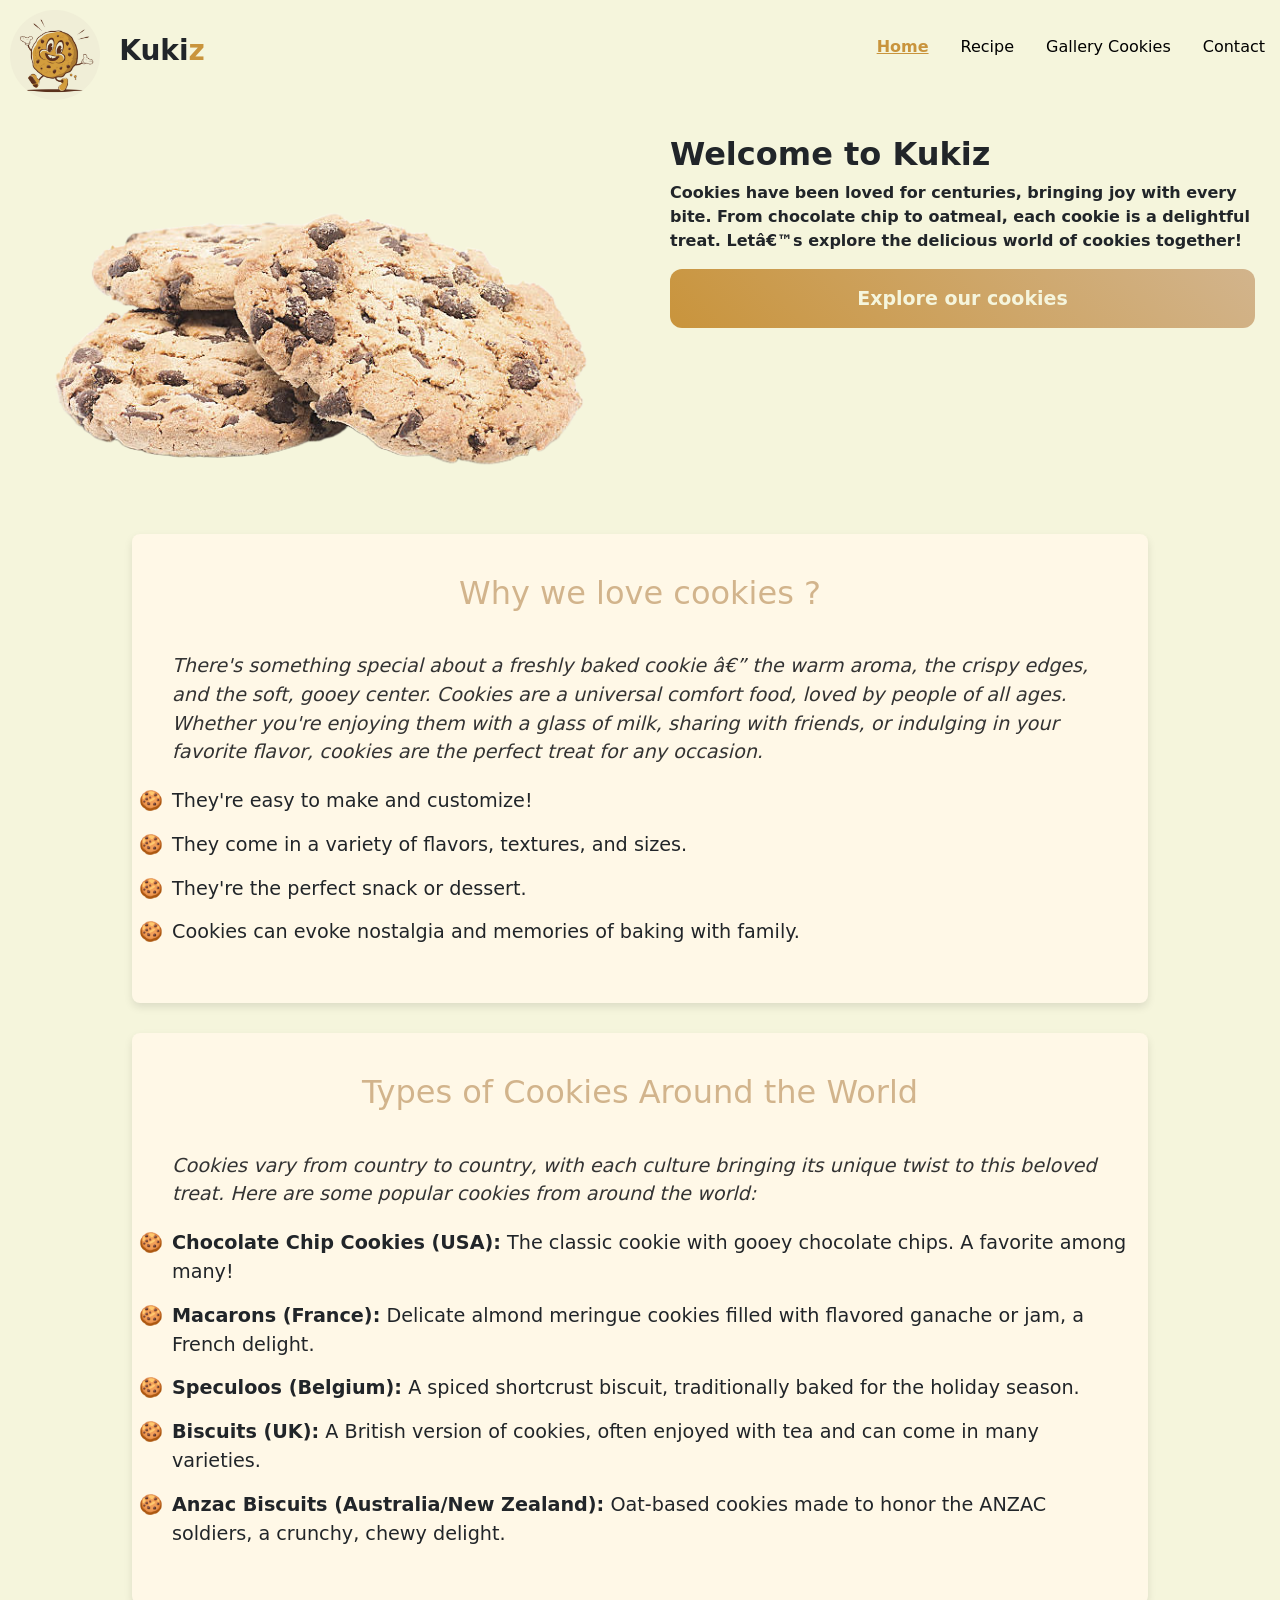
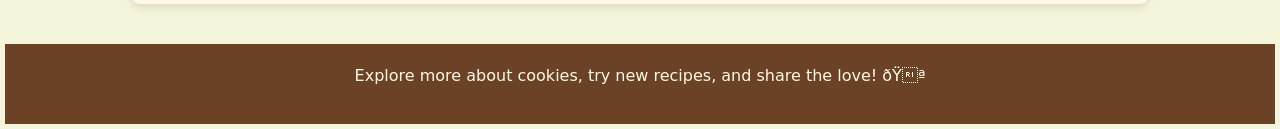
<file: index.html>
<!DOCTYPE html>

<html lang="en">
    <head>
        <link rel="icon" type="image/x-icon" href="/assets/cookie14.jpg">
        <link href="https://cdn.jsdelivr.net/npm/bootstrap@5.2.3/dist/css/bootstrap.min.css" rel="stylesheet" integrity="sha384-rbsA2VBKQhggwzxH7pPCaAqO46MgnOM80zW1RWuH61DGLwZJEdK2Kadq2F9CUG65" crossorigin="anonymous">
        <script src="https://cdn.jsdelivr.net/npm/bootstrap@5.2.3/dist/js/bootstrap.bundle.min.js" integrity="sha384-kenU1KFdBIe4zVF0s0G1M5b4hcpxyD9F7jL+jjXkk+Q2h455rYXK/7HAuoJl+0I4" crossorigin="anonymous"></script>
        <link href="styles.css" rel="stylesheet">
        <title>Kukiz</title>
    </head>
    <body>
        <header>
            <div class="logo-container">
                <div class="logo">
                    <img src="/assets/cookie14.jpg" alt="logo img" />
                </div>
                <h3>Kuki<span>z</span></h3>
            </div>

            <ul class="list">
                <li><a href="index.html">Home</a></li>
                <li><a href="recipe.html">Recipe</a></li>
                <li><a href="gallery.html">Gallery Cookies</a></li>
                <li><a href="contact.html">Contact</a></li>
            </ul>
        </header>
        <main>
            <section class="hero-section">
                <div class="hero-section-left">
                    <img src="/assets/cookie6.png" alt= "cookie"/>
                </div>
                <div class="hero-section-right">
                   <h1>Welcome to <bold>Kuki<span>z</span></bold></h1>
                   <p>Cookies have been loved for centuries, bringing joy with every bite. From chocolate chip to oatmeal, each cookie is a delightful treat. Let’s explore the delicious world of cookies together!</p>
                   <button class="explore-btn">Explore our cookies</button>
                </div>
            </section>
            <section class="cookie-section" id="why-we-love-cookie">
                <h2>Why we love cookies ?</h2>
                <p>There's something special about a freshly baked cookie — the warm aroma, the crispy edges, and the soft, gooey center. Cookies are a universal comfort food, loved by people of all ages. Whether you're enjoying them with a glass of milk, sharing with friends, or indulging in your favorite flavor, cookies are the perfect treat for any occasion.</p>
                <ul>
                <li>They're easy to make and customize!</li>
                <li>They come in a variety of flavors, textures, and sizes.</li>
                <li>They're the perfect snack or dessert.</li>
                <li>Cookies can evoke nostalgia and memories of baking with family.</li>
                </ul>
            </section>
             <!-- Types of Cookies Around the World Section -->
            <section class="cookie-section" id="types-of-cookies">
                <h2>Types of Cookies Around the World</h2>
                <p>Cookies vary from country to country, with each culture bringing its unique twist to this beloved treat. Here are some popular cookies from around the world:</p>
                <ul>
                <li><strong>Chocolate Chip Cookies (USA):</strong> The classic cookie with gooey chocolate chips. A favorite among many!</li>
                <li><strong>Macarons (France):</strong> Delicate almond meringue cookies filled with flavored ganache or jam, a French delight.</li>
                <li><strong>Speculoos (Belgium):</strong> A spiced shortcrust biscuit, traditionally baked for the holiday season.</li>
                <li><strong>Biscuits (UK):</strong> A British version of cookies, often enjoyed with tea and can come in many varieties.</li>
                <li><strong>Anzac Biscuits (Australia/New Zealand):</strong> Oat-based cookies made to honor the ANZAC soldiers, a crunchy, chewy delight.</li>
                </ul>
            </section>
        </main>
        <footer>
            <p> Explore more about cookies, try new recipes, and share the love! 🍪</p>
        </footer>
        <script src="main.js"></script>
    </body>
</html>
</file>
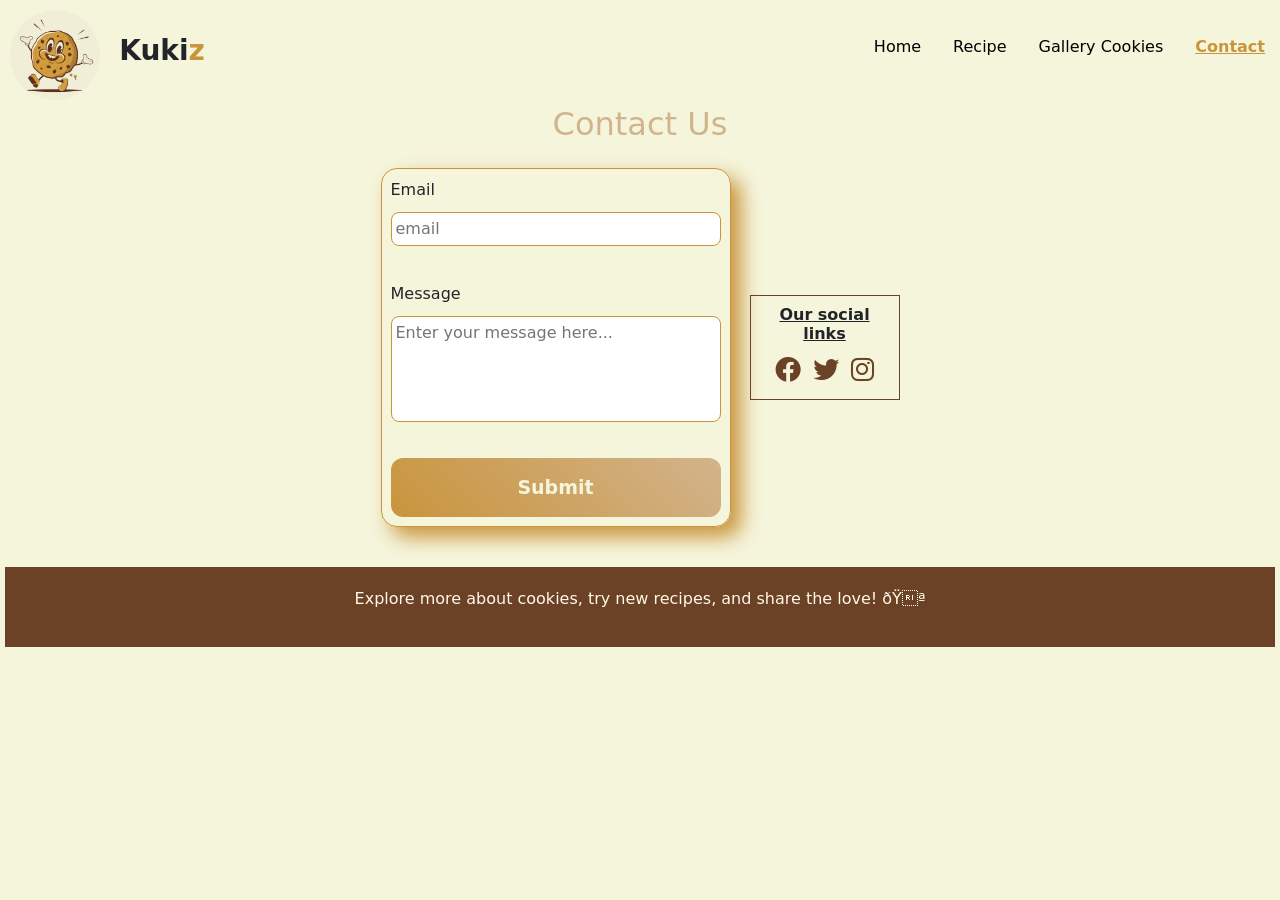
<file: contact.html>
<!doctype html>
<html lang= "en">
    <head>
        <link href="https://cdn.jsdelivr.net/npm/bootstrap@5.2.3/dist/css/bootstrap.min.css" rel="stylesheet" integrity="sha384-rbsA2VBKQhggwzxH7pPCaAqO46MgnOM80zW1RWuH61DGLwZJEdK2Kadq2F9CUG65" crossorigin="anonymous">
        <link rel="icon" type="image/x-icon" href="/assets/cookie14.jpg">
        <link href="https://cdnjs.cloudflare.com/ajax/libs/font-awesome/6.0.0-beta3/css/all.min.css" rel="stylesheet">
        <script src="https://cdn.jsdelivr.net/npm/bootstrap@5.2.3/dist/js/bootstrap.bundle.min.js" integrity="sha384-kenU1KFdBIe4zVF0s0G1M5b4hcpxyD9F7jL+jjXkk+Q2h455rYXK/7HAuoJl+0I4" crossorigin="anonymous"></script>
        <link href="styles.css" rel="stylesheet">
        <title>Kukiz</title>
    </head>
    <body>
        <header>
            <div class="logo-container">
                <div class="logo">
                    <img src="/assets/cookie14.jpg" alt="logo img" />
                </div>
                <h3>Kuki<span>z</span></h3>
            </div>

            <ul class="list">
                <li><a href="index.html">Home</a></li>
                <li><a href="recipe.html">Recipe</a></li>
                <li><a href="gallery.html">Gallery Cookies</a></li>
                <li><a href="contact.html">Contact</a></li>
            </ul>
        </header>
        <main >
            <h2>Contact Us</h2>
          <div class="contact">
            <form class="contact-form">
                <label>Email</label>
                 <input type="email" placeholder="email" id="input-email" autocomplete="off"/>
                 <p class="email-message"></p>
                 <label>Message</label>
                 <textarea id="message" name="message" rows="4" cols="50" placeholder="Enter your message here..."></textarea>
                 <p class="text-message"></p>
                 <input class="btn" type="submit"/>
             </form>
               <div class="social-link">
                <h3> Our social links</h3>
                <!-- Facebook Icon -->
                 <div class="link">
                    <a href="https://www.facebook.com" target="_blank">
                        <i class="fab fa-facebook"></i>
                    </a>

                    <!-- Twitter Icon -->
                    <a href="https://www.twitter.com" target="_blank">
                        <i class="fab fa-twitter"></i>
                    </a>

                    <!-- Instagram Icon -->
                    <a href="https://www.instagram.com" target="_blank">
                        <i class="fab fa-instagram"></i>
                    </a>
                 </div>


               </div>
            </div>

        </main>
        <footer>
            <p> Explore more about cookies, try new recipes, and share the love! 🍪</p>
        </footer>
        <script src="main.js"></script>
        <script src="contact.js"></script>
    </body>
</html>
</file>
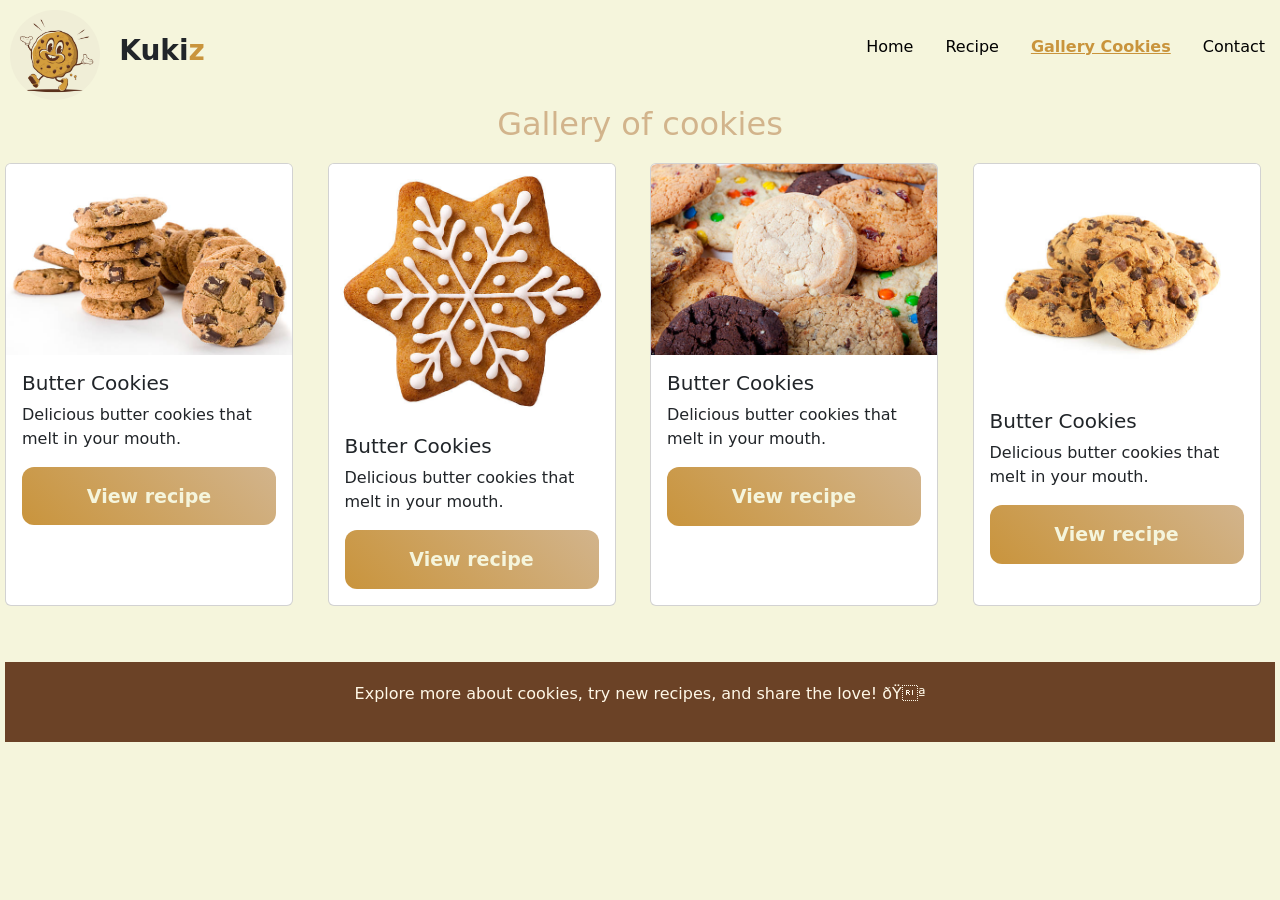
<file: gallery.html>
<!doctype html>
<html lang= "en">
    <head>
        <link href="https://cdn.jsdelivr.net/npm/bootstrap@5.2.3/dist/css/bootstrap.min.css" rel="stylesheet" integrity="sha384-rbsA2VBKQhggwzxH7pPCaAqO46MgnOM80zW1RWuH61DGLwZJEdK2Kadq2F9CUG65" crossorigin="anonymous">
        <link rel="icon" type="image/x-icon" href="/assets/cookie14.jpg">
        <script src="https://cdn.jsdelivr.net/npm/bootstrap@5.2.3/dist/js/bootstrap.bundle.min.js" integrity="sha384-kenU1KFdBIe4zVF0s0G1M5b4hcpxyD9F7jL+jjXkk+Q2h455rYXK/7HAuoJl+0I4" crossorigin="anonymous"></script>
        <link href="styles.css" rel="stylesheet">
        <title>Kukiz</title>
    </head>
    <body>
        <header>
            <div class="logo-container">
                <div class="logo">
                    <img src="/assets/cookie14.jpg" alt="logo img" />
                </div>
                <h3>Kuki<span>z</span></h3>
            </div>

            <ul class="list">
                <li><a href="index.html">Home</a></li>
                <li><a href="recipe.html">Recipe</a></li>
                <li><a href="gallery.html">Gallery Cookies</a></li>
                <li><a href="contact.html">Contact</a></li>
            </ul>
        </header>
        <main >
            <h2>Gallery of cookies</h2>
            <div class="gallery-main"></div>

        </main>
        <footer>
            <p> Explore more about cookies, try new recipes, and share the love! 🍪</p>
        </footer>
        <script src="main.js"></script>
        <script src="gallery.js"></script>
    </body>
</html>
</file>
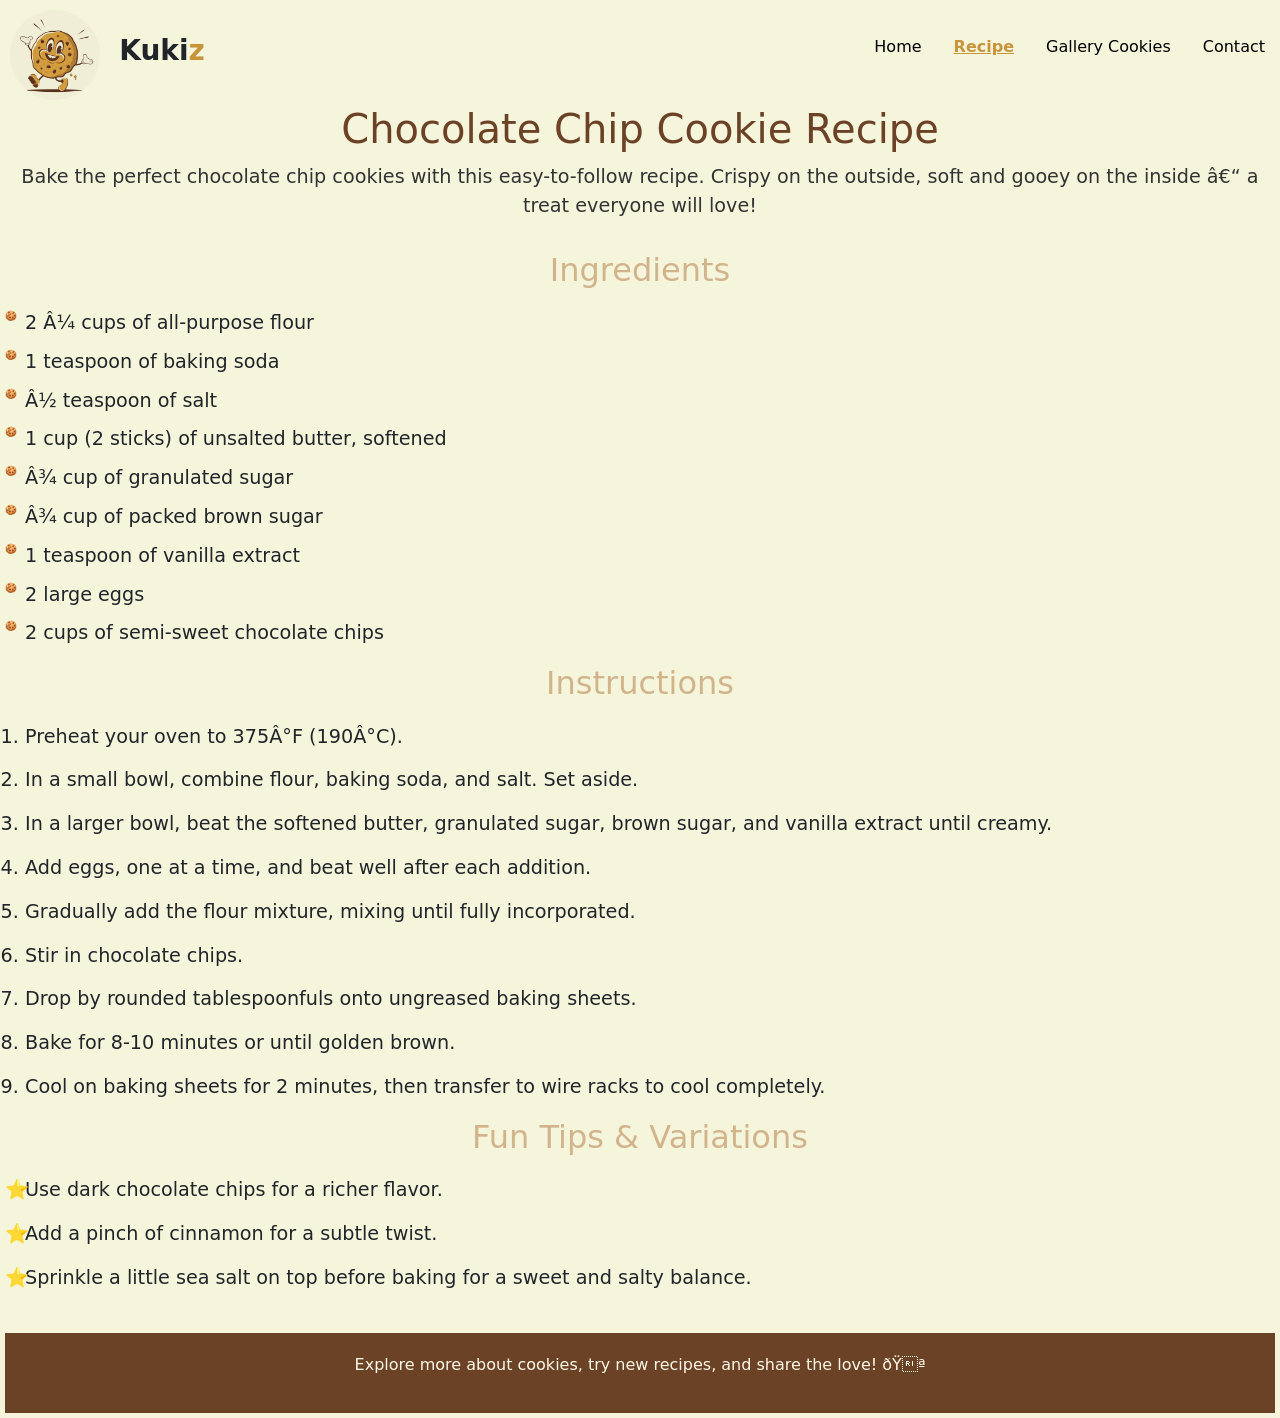
<file: recipe.html>
<!doctype html>
<html lang= "en">
    <head>
        <link href="https://cdn.jsdelivr.net/npm/bootstrap@5.2.3/dist/css/bootstrap.min.css" rel="stylesheet" integrity="sha384-rbsA2VBKQhggwzxH7pPCaAqO46MgnOM80zW1RWuH61DGLwZJEdK2Kadq2F9CUG65" crossorigin="anonymous">
        <link rel="icon" type="image/x-icon" href="/assets/cookie14.jpg">
        <link href="https://cdnjs.cloudflare.com/ajax/libs/font-awesome/6.0.0-beta3/css/all.min.css" rel="stylesheet">
        <script src="https://cdn.jsdelivr.net/npm/bootstrap@5.2.3/dist/js/bootstrap.bundle.min.js" integrity="sha384-kenU1KFdBIe4zVF0s0G1M5b4hcpxyD9F7jL+jjXkk+Q2h455rYXK/7HAuoJl+0I4" crossorigin="anonymous"></script>
        <link href="styles.css" rel="stylesheet">
        <title>Kukiz</title>
    </head>
    <body>
        <header>
            <div class="logo-container">
                <div class="logo">
                    <img src="/assets/cookie14.jpg" alt="logo img" />
                </div>
                <h3>Kuki<span>z</span></h3>
            </div>

            <ul class="list">
                <li><a href="index.html">Home</a></li>
                <li><a href="recipe.html">Recipe</a></li>
                <li><a href="gallery.html">Gallery Cookies</a></li>
                <li><a href="contact.html">Contact</a></li>
            </ul>
        </header>
        <main>
            <!-- Recipe Title -->
            <section class="recipe-intro">
              <h1>Chocolate Chip Cookie Recipe</h1>
              <p>Bake the perfect chocolate chip cookies with this easy-to-follow recipe. Crispy on the outside, soft and gooey on the inside – a treat everyone will love!</p>
            </section>

            <!-- Ingredients Section -->
            <section class="ingredients">
              <h2>Ingredients</h2>
              <ul>
                <li>2 ¼ cups of all-purpose flour</li>
                <li>1 teaspoon of baking soda</li>
                <li>½ teaspoon of salt</li>
                <li>1 cup (2 sticks) of unsalted butter, softened</li>
                <li>¾ cup of granulated sugar</li>
                <li>¾ cup of packed brown sugar</li>
                <li>1 teaspoon of vanilla extract</li>
                <li>2 large eggs</li>
                <li>2 cups of semi-sweet chocolate chips</li>
              </ul>
            </section>

            <!-- Instructions Section -->
            <section class="instructions">
              <h2>Instructions</h2>
              <ol>
                <li>Preheat your oven to 375°F (190°C).</li>
                <li>In a small bowl, combine flour, baking soda, and salt. Set aside.</li>
                <li>In a larger bowl, beat the softened butter, granulated sugar, brown sugar, and vanilla extract until creamy.</li>
                <li>Add eggs, one at a time, and beat well after each addition.</li>
                <li>Gradually add the flour mixture, mixing until fully incorporated.</li>
                <li>Stir in chocolate chips.</li>
                <li>Drop by rounded tablespoonfuls onto ungreased baking sheets.</li>
                <li>Bake for 8-10 minutes or until golden brown.</li>
                <li>Cool on baking sheets for 2 minutes, then transfer to wire racks to cool completely.</li>
              </ol>
            </section>

            <!-- Tips Section -->
            <section class="tips">
              <h2>Fun Tips & Variations</h2>
              <ul>
                <li>Use dark chocolate chips for a richer flavor.</li>
                <li>Add a pinch of cinnamon for a subtle twist.</li>
                <li>Sprinkle a little sea salt on top before baking for a sweet and salty balance.</li>
              </ul>
            </section>
          </main>

        <footer>
            <p> Explore more about cookies, try new recipes, and share the love! 🍪</p>
        </footer>
        <script src="main.js"></script>

    </body>
</html>
</file>
<file: styles.css>
*{
    padding: 0;
    marging: 0;
}

body{
    background-color: #f5f5dc;
    padding: 5px;
}
.logo-container{
    cursor: pointer;
}
header{
    display: flex;
    flex-direction: row;
    width: 100%;
    height: 100px;
    border-radius: 16px;
    padding: 5px;
    align-items: center;
    justify-content: space-between;
}

header>.logo-container{
    display: flex;
    gap: 1.2rem;
    align-items: center;

}

header>.logo-container> .logo{
    width: 90px;
    height: 90px;
    border-radius: 100%;
    overflow: hidden;
}
header>.logo-container> h3{
    font-weight: bold;
    size: 19px;
}
header>.logo-container> h3>span{
    color: #c9943c;
}
header>.logo-container> .logo> img{
    height: 100%;
    width: 100%;
    object-fit: cover;
}

ul.list {
    display: flex;
    list-style: none;
    gap: 2rem;
    margin-right: 5px;
}

.list> li>a{
   text-decoration: none;
   color: black;
   position: relative;
   transition: color 0.3s ease;
}
.list> li>a.active{
    text-decoration: underline;
    font-weight: bold;
    color: #c9943c;
}
.list> li>a:hover{
    color: #c9943c;
}
.list> li>a::after {
    content: '';
    position: absolute;
    bottom: 0;
    left: 0;
    width: 0;
    height: 2px;
    background-color: #c9943c; /* Color of the underline */
    transition: width 0.3s ease;  /* Smooth animation of the underline */
}
.list> li>a:hover::after {
    width: 100%; /* The underline spans the entire width */
}
.hero-section{
    width: 100%;
    height auto;
    display: grid;
    grid-template-columns: 1fr 1fr;
    gap: 20px;
    margin-top: 10px;
}

.hero-section-left, .hero-section-right{
    padding: 20px;
}

.hero-section-right > h1{
    font-weight: bold;
    font-size: 2rem;
    text-align: start;
}

.hero-section-right > p{
    font-size: 1rem;
    font-weight: 550;
}
.explore-btn, .btn{
    outline: none;
    border: none;
    padding: 15px;
    width: 100%;
    background: linear-gradient(45deg, #c9943c, #d2b48c);
    font-weight: bold;
    font-size: 19px;
    color:#f5f5dc;
    border-radius: 12px;
}

.hero-section-left> img{
    width: 100%;
    heigth: 100%;
    object-fit: cover;
}
footer{
    display: flex;
    align-items: center;
    justify-content: center;
    width: 100%:
}


h2 {
    color: #D2B48C; /* Cookie brown color for subheadings */
    font-size: 2em;
    text-align: center;
    margin-bottom: 20px;
  }

  /* Styling the lists */
  ul {
    list-style-type: none;
    padding: 0;
  }

 .cookie-section> ul li {
    font-size: 1.2em;
    margin-bottom: 15px;
    padding-left: 20px;
    position: relative;
  }
  section.cookie-section {
    padding: 40px 20px;
    margin: 0 10%;
    background-color: #FFF8E7; /* Light cream for sections */
    border-radius: 8px;
    margin-bottom: 30px;
    box-shadow: 0 4px 8px rgba(0, 0, 0, 0.1);
  }
  .cookie-section>ul li:before {
    content: "🍪"; /* Cookie icon before each list item */
    position: absolute;
    left: -13px;
    font-size: 1em;
  }
  .cookie-section>p {
    font-size: 1.2em;
    color: #333333; /* Dark text for readability */
    margin: 0;
    padding: 20px;
    font-style: italic;
  }
/* Footer Section */
footer {
    background-color: #6B4226; /* Dark chocolate background */
    color: #FFF8E7; /* Light cream text color */
    text-align: center;
    padding: 20px;
    margin-top: 40px;
  }



  .gallery-main{
    display: grid;
    grid-template-columns: 1fr 1fr 1fr 1fr;
    width: 100%;
    margin-top: 20px;
    gap: 20px;
    height: auto;
  }


  /*form contact style*/
 div.contact{
    display: flex;
    width: 100%;
    height: auto;
    justify-content: center;
    align-items: center;
    flex-direction: row;
    margin: 25px 0;
    gap: 19px;
}
.contact-form{
    width: 350px;
    height: auto;
    display: flex;
    flex-direction: column;
    gap:10px;
    padding: 9px;
    border: 1px solid #c9943c;
    border-radius: 16px;
    box-shadow: 10px 10px 20px #c9943c;

}
 #input-email, #message{
    padding: 4px;
    outline: none;
    border-radius: 8px;
    border: 1px solid #c9943c;
    resize: none;
  }

  .link{
    display: flex;
    gap:12px;
    align-items: center;
    justify-content: center;
  }
.link> a{
    font-size: 26px;
    color: #6B4226;
}
.social-link{
    padding: 9px;
    border:1px solid #6B4226;
    width: 150px;
    text-align: center;
}
.social-link>h3{
    font-weight: bold;
    font-size: 16px;
    text-decoration: underline;
}
.error {
    color: red;
}



  /* Recipe Title Section */
  .recipe-intro h1 {
    font-size: 2.5em;
    color: #6B4226; /* Dark chocolate color for the title */
    text-align: center;
    margin-bottom: 10px;
  }

  .recipe-intro p {
    font-size: 1.2em;
    text-align: center;
    color: #333;
    margin-bottom: 30px;
  }

  /* Ingredients Section */
  .ingredients h2 {
    font-size: 2em;
    color: #D2B48C; /* Cookie brown color for subheading */
    text-align: center;
    margin-bottom: 20px;
  }

  .ingredients ul {
    list-style-type: none;
    padding: 0;
    font-size: 1.2em;
  }

  .ingredients ul li {
    padding-left: 20px;
    position: relative;
    margin-bottom: 10px;
  }

  .ingredients ul li:before {
    content: "🍪"; /* Cookie icon */
    position: absolute;
    left: 0;
    font-size: 0.5em;
    top: 0;
  }

  /* Instructions Section */
  .instructions h2 {
    font-size: 2em;
    color: #D2B48C;
    text-align: center;
    margin-bottom: 20px;
  }

  .instructions ol {
    padding-left: 20px;
    font-size: 1.2em;
  }

  .instructions ol li {
    margin-bottom: 15px;
  }

  /* Tips Section */
  .tips h2 {
    font-size: 2em;
    color: #D2B48C;
    text-align: center;
    margin-bottom: 20px;
  }

  .tips ul {
    list-style-type: none;
    padding: 0;
    font-size: 1.2em;
  }

  .tips ul li {
    margin-bottom: 15px;
    padding-left: 20px;
    position: relative;
  }

  .tips ul li:before {
    content: "⭐"; /* Star icon */
    position: absolute;
    left: 0;
    font-size: 1em;
    top: 0;
  }

  /* Responsive Design */
  @media (max-width: 768px) {
    main {
      width: 90%;
    }

    .recipe-intro h1 {
      font-size: 2em;
    }

    .ingredients h2,
    .instructions h2,
    .tips h2 {
      font-size: 1.8em;
    }

    .ingredients ul li,
    .instructions ol li,
    .tips ul li {
      font-size: 1em;
    }
  }
/* TODO: responsive design */
</file>
